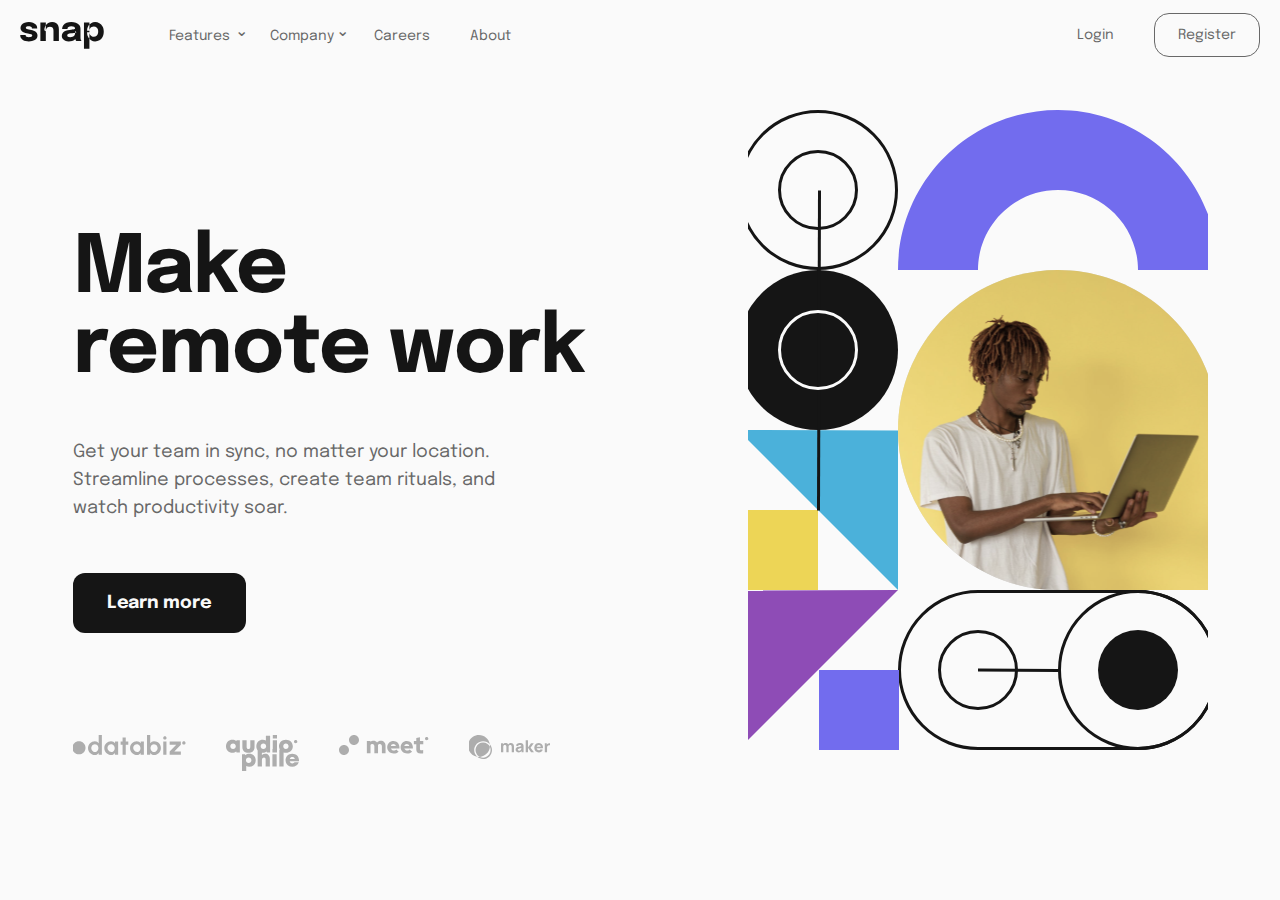
<file: index.html>
<!DOCTYPE html>
<html lang="en">
  <head>
    <meta charset="UTF-8" />
    <meta name="viewport" content="width=device-width, initial-scale=1.0" />
    <title>Remote Work</title>
    <link rel="stylesheet" href="./css/style.css" />
  </head>
  <body>
    <section class="header">
      <div class="container header__container">
        <a href=""><img src="./img/snap.svg" alt="" class="header__logo" /></a>
        <ul class="header__nav">
          <li class="header__nav-item">
            <a href="" class="nav-link">Features</a>
            <div class="dropdown-icon">&#x2304;</div>
            <ul class="nav__inner-list">
              <li class="nav__inner-item">
                <img src="./img/todo.svg" alt="" /><a
                  href=""
                  class="nav__inner-link"
                  >Todo List</a
                >
              </li>
              <li class="nav__inner-item">
                <img src="./img/calendar.svg" alt="" /><a
                  href=""
                  class="nav__inner-link"
                  >Calendar</a
                >
              </li>
              <li class="nav__inner-item">
                <img src="./img/Bell.svg" alt="" /><a
                  href=""
                  class="nav__inner-link"
                  >Reminders</a
                >
              </li>
              <li class="nav__inner-item">
                <img src="./img/watch.svg" alt="" /><a
                  href=""
                  class="nav__inner-link"
                  >Planning</a
                >
              </li>
            </ul>
          </li>
          <li class="header__nav-item">
            <a href="" class="nav-link">Company</a>
            <div class="dropdown-icon">&#x2304;</div>
            <ul class="nav__inner-list nav__inner-list_small">
              <li class="nav__inner-item">
                <a href="" class="nav__inner-link">History</a>
              </li>
              <li class="nav__inner-item">
                <a href="" class="nav__inner-link">Our Team</a>
              </li>
              <li class="nav__inner-item">
                <a href="" class="nav__inner-link">Blog</a>
              </li>
            </ul>
          </li>
          <li class="header__nav-item">
            <a href="" class="nav-link">Careers</a>
          </li>
          <li class="header__nav-item">
            <a href="" class="nav-link">About</a>
          </li>
        </ul>
        <div class="header__buttons">
          <a class="header__buttons-link" href="">Login</a>
          <a class="header__buttons-link header__buttons-link_border" href=""
            >Register</a
          >
        </div>
      </div>
    </section>
    <section class="hero">
      <div class="hero__container container">
        <div class="hero__info">
          <h1 class="hero__info-title">
            Make <br />
            remote work
          </h1>
          <p class="hero__info-text">
            Get your team in sync, no matter your location. Streamline
            processes, create team rituals, and watch productivity soar.
          </p>
          <a href="" class="hero__info-link">Learn more</a>
          <div class="hero__info-brands brand">
            <img
              src="./img/databiz.svg"
              width="113"
              height="20"
              alt=""
              class="hero__info-brands-img"
            /><img
              src="./img/Union.svg"
              alt=""
              width="73"
              height="36"
              class="hero__info-brands-img"
            /><img
              src="./img/Combined Shape.svg"
              width="90"
              height="20"
              alt=""
              class="hero__info-brands-img"
            /><img
              src="./img/brand4.svg"
              width="82"
              height="24"
              alt=""
              class="hero__info-brands-img"
            />
          </div>
        </div>
        <img
          src="./img/hero-img.svg"
          alt=""
          class="hero__img"
          width="460"
          height="640"
        />
      </div>
    </section>
  </body>
</html>
</file>
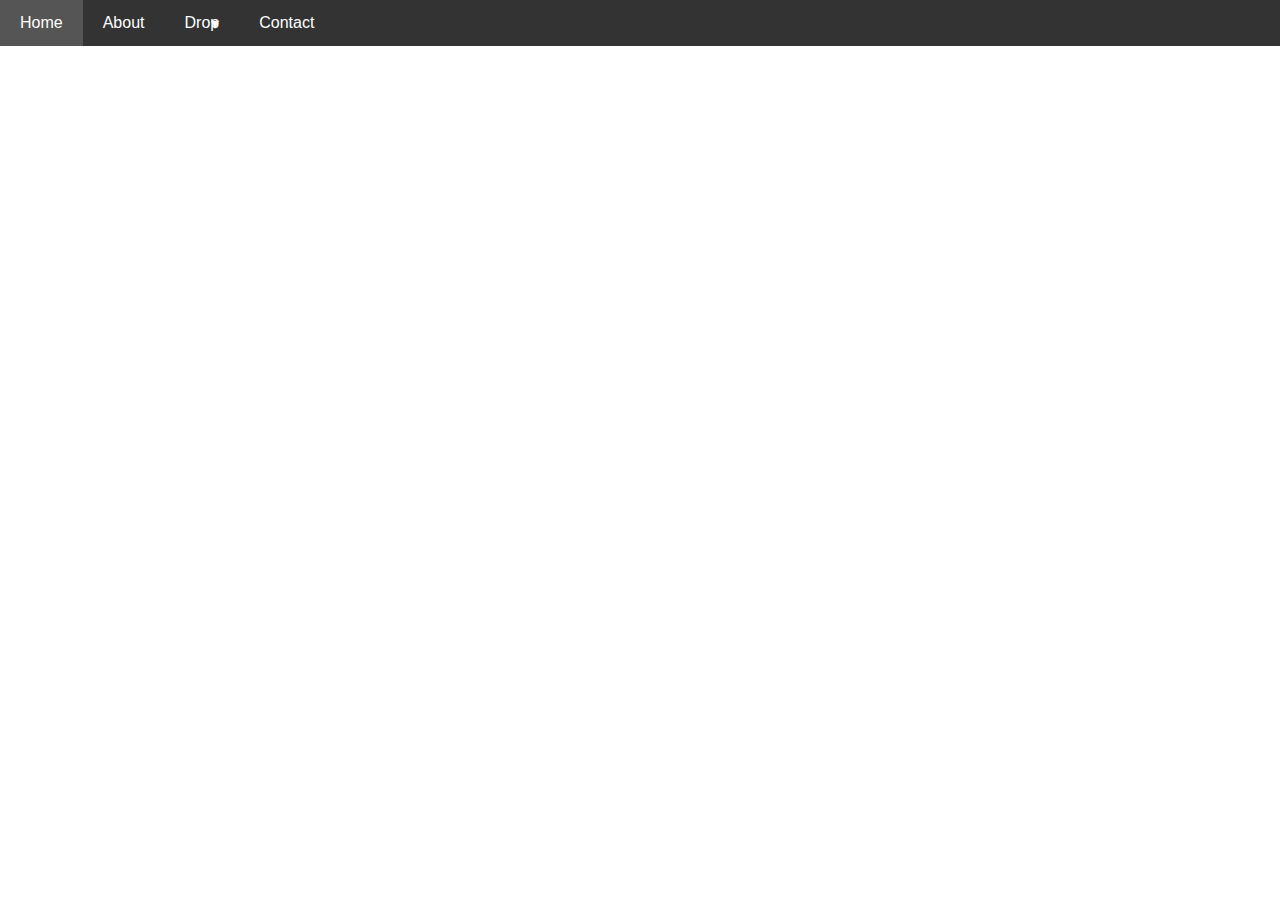
<file: just.html>
<!DOCTYPE html>
<html lang="en">
  <head>
    <meta charset="UTF-8" />
    <meta name="viewport" content="width=device-width, initial-scale=1.0" />
    <title>Dropdown in Navbar</title>
    <style>
      /* Basic styling */
      body {
        font-family: Arial, sans-serif;
        margin: 0;
        padding: 0;
      }

      .navbar {
        background-color: #333;
        overflow: hidden;
      }

      .navbar ul {
        list-style-type: none;
        margin: 0;
        padding: 0;
        overflow: hidden;
      }

      .navbar li {
        float: left;
        position: relative; /* Needed for dropdown positioning */
      }

      .navbar li a {
        display: block;
        color: white;
        text-align: center;
        padding: 14px 20px;
        text-decoration: none;
        transition: background-color 0.3s;
      }

      .navbar li a:hover {
        background-color: #555;
      }

      /* Dropdown styling */
      .dropdown {
        opacity: 0;
        visibility: hidden;
        position: absolute;
        background-color: #444;
        min-width: 160px;
        z-index: 1;
        top: 100%; /* Position dropdown below parent */
        left: 0; /* Align dropdown with parent */
        transition: opacity 0.3s, visibility 0.3s;
      }

      .dropdown.active {
        opacity: 1;
        visibility: visible;
      }

      .dropdown li a {
        color: red;
        padding: 12px 16px;
        display: block;
        text-align: left;
        text-decoration: none;
      }

      .dropdown li a:hover {
        background-color: #555;
      }

      /* Show dropdown on hover */
      .dropdown-parent:hover .dropdown {
        opacity: 1;
        visibility: visible;
      }

      /* Dropdown icon */
      .dropdown-icon {
        position: absolute;
        top: 50%;
        right: 20px;
        transform: translateY(-50%);
        color: #fff;
        transition: transform 0.3s;
      }

      .dropdown-parent:hover .dropdown-icon {
        transform: translateY(-50%) rotate(180deg);
      }
    </style>
  </head>
  <body>
    <div class="navbar">
      <ul>
        <li><a href="#">Home</a></li>
        <li><a href="#">About</a></li>
        <li class="dropdown-parent">
          <a href="#">Drop</a>
          <div class="dropdown-icon">&#9662;</div>
          <ul class="dropdown">
            <li><a href="#">Option 1</a></li>
            <li><a href="#">Option 2</a></li>
            <li><a href="#">Option 3</a></li>
          </ul>
        </li>
        <li><a href="#">Contact</a></li>
      </ul>
    </div>
  </body>
</html>
</file>
<file: css/style.css>
/* epilogue-500 - latin */
@font-face {
  font-display: swap; /* Check https://developer.mozilla.org/en-US/docs/Web/CSS/@font-face/font-display for other options. */
  font-family: "Epilogue";
  font-style: normal;
  font-weight: 500;
  src: url("../fonts/epilogue-v17-latin-500.woff2") format("woff2"); /* Chrome 36+, Opera 23+, Firefox 39+, Safari 12+, iOS 10+ */
}
/* epilogue-700 - latin */
@font-face {
  font-display: swap; /* Check https://developer.mozilla.org/en-US/docs/Web/CSS/@font-face/font-display for other options. */
  font-family: "Epilogue";
  font-style: normal;
  font-weight: 700;
  src: url("../fonts/epilogue-v17-latin-700.woff2") format("woff2"); /* Chrome 36+, Opera 23+, Firefox 39+, Safari 12+, iOS 10+ */
}
/* epilogue-regular - latin */
@font-face {
  font-display: swap; /* Check https://developer.mozilla.org/en-US/docs/Web/CSS/@font-face/font-display for other options. */
  font-family: "Epilogue";
  font-style: normal;
  font-weight: 400;
  src: url("../fonts/epilogue-v17-latin-regular.woff2") format("woff2"); /* Chrome 36+, Opera 23+, Firefox 39+, Safari 12+, iOS 10+ */
}
* {
  margin: 0;
  padding: 0;
  box-sizing: border-box;
}
*:focus {
  outline: 2px dashed #151515;
  outline-offset: 4px;
}
html {
  height: 100%;
  scroll-behavior: smooth;
}
body {
  background-color: #fafafa;
  height: 100%;
  display: flex;
  flex-direction: column;
  font-family: "Epilogue";
  font-style: normal;
  font-weight: 500;
  color: #000;
}
h1 {
  margin: 0;
}

ul,
ol {
  list-style: none;
}
a {
  text-decoration: none;
  display: inline-block;
}

img {
  object-fit: cover;
  display: flex;
}
.container {
  width: 100%;
  max-width: 1440px;
  margin-left: auto;
  margin-right: auto;
  padding-left: 20px;
  padding-right: 20px;
}
.header {
}
.container {
}
.header__container {
  padding-top: 13px;
  padding-bottom: 13px;
  display: flex;
  align-items: center;
  margin-bottom: 40px;
}
.header__logo {
  margin-right: 65px;
}
.header__nav {
  display: flex;
  gap: 40px;
  margin-right: auto;
}
.header__nav-item {
  position: relative;
}
.dropdown-icon {
  position: absolute;
  bottom: -5px;
  left: 66px;
  transform: translateY(-50%);
  color: #686868;
  transition: transform 0.5s;
}

.header__nav-item:hover .dropdown-icon {
  transform: rotate(180deg);
  color: #151515;
}
.nav-link {
  font-family: "Epilogue", sans-serif;
  font-size: 14px;
  font-weight: 400;
  line-height: 16px;
  color: #686868;
  &:hover {
    color: #151515;
  }
}
.nav__inner-list {
  top: 36px;
  right: -10px;
  display: flex;
  flex-direction: column;
  justify-content: space-between;
  align-items: center;
  position: absolute;
  padding: 24px;
  width: 153px;
  height: 160px;
  background-color: #fff;
  box-shadow: 0px 10px 40px 0px #00000026;
  border-radius: 10px;
  transition: 0.7s;
  opacity: 0;
  visibility: hidden;
}
.nav__inner-list_small {
  width: 116px;
  height: 128px;
  left: 0;
}
.header__nav-item:hover .nav__inner-list {
  opacity: 1;
  visibility: visible;
}
.nav__inner-item {
  width: 100%;
  display: flex;
  justify-content: flex-start;
}
.nav__inner-link {
  font-size: 14px;
  font-weight: 400;
  line-height: 16px;
  color: #686868;
  &:hover {
    color: #151515;
  }
}
.nav__inner-item img {
  margin-right: 14px;
}
.header__buttons {
  display: flex;
  gap: 40px;
  align-items: center;
}
.header__buttons-link {
  font-family: "Epilogue", sans-serif;
  font-size: 14px;
  font-weight: 400;
  line-height: 16px;
  color: #686868;
  &:hover {
    color: #151515;
    border-color: #151515;
  }
}
.header__buttons-link_border {
  border: 1.5px solid #686868;
  padding: 13px 23px;
  border-radius: 15px;
}
.hero {
}
.hero__container {
  width: 1145px;
  height: 640px;
  display: flex;
  align-items: center;
  gap: 135px;
  justify-content: center;
  margin-bottom: 100px;
}
.container {
}
.hero__info {
  width: 540px;
  height: 400px;
  display: flex;
  flex-direction: column;
}
.brand {
  justify-self: flex-end;
}
.hero__info-title {
  width: 540px;
  margin-bottom: 48px;
  font-family: "Epilogue", sans-serif;
  font-size: 80px;
  font-weight: 700;
  line-height: 80px;
  letter-spacing: -1.1111111640930176px;
  text-align: left;
  color: #151515;
}
.hero__info-text {
  width: 445px;
  font-family: "Epilogue", sans-serif;
  font-size: 18px;
  font-weight: 400;
  line-height: 28px;
  text-align: left;
  color: #686868;
  margin-bottom: 51px;
}
.hero__info-link {
  font-size: 18px;
  font-weight: 700;
  line-height: 28px;
  letter-spacing: -0.25px;
  text-align: center;
  width: 173px;
  color: #fafafa;
  background-color: #151515;
  padding: 15px 31px;
  margin-bottom: 102px;
  border-radius: 12px;
  border: 1px solid transparent;
  transition: 0.3s;
  &:active {
    color: #fafafa;
    background-color: #151515;
    opacity: 0.6;
  }
  &:hover {
    background-color: #fafafa;
    color: #151515;
    border-color: #151515;
  }
}
.hero__info-brands {
  display: flex;
  gap: 40px;
}
.hero__info-brands-img {
}
.hero__img {
}
</file>
